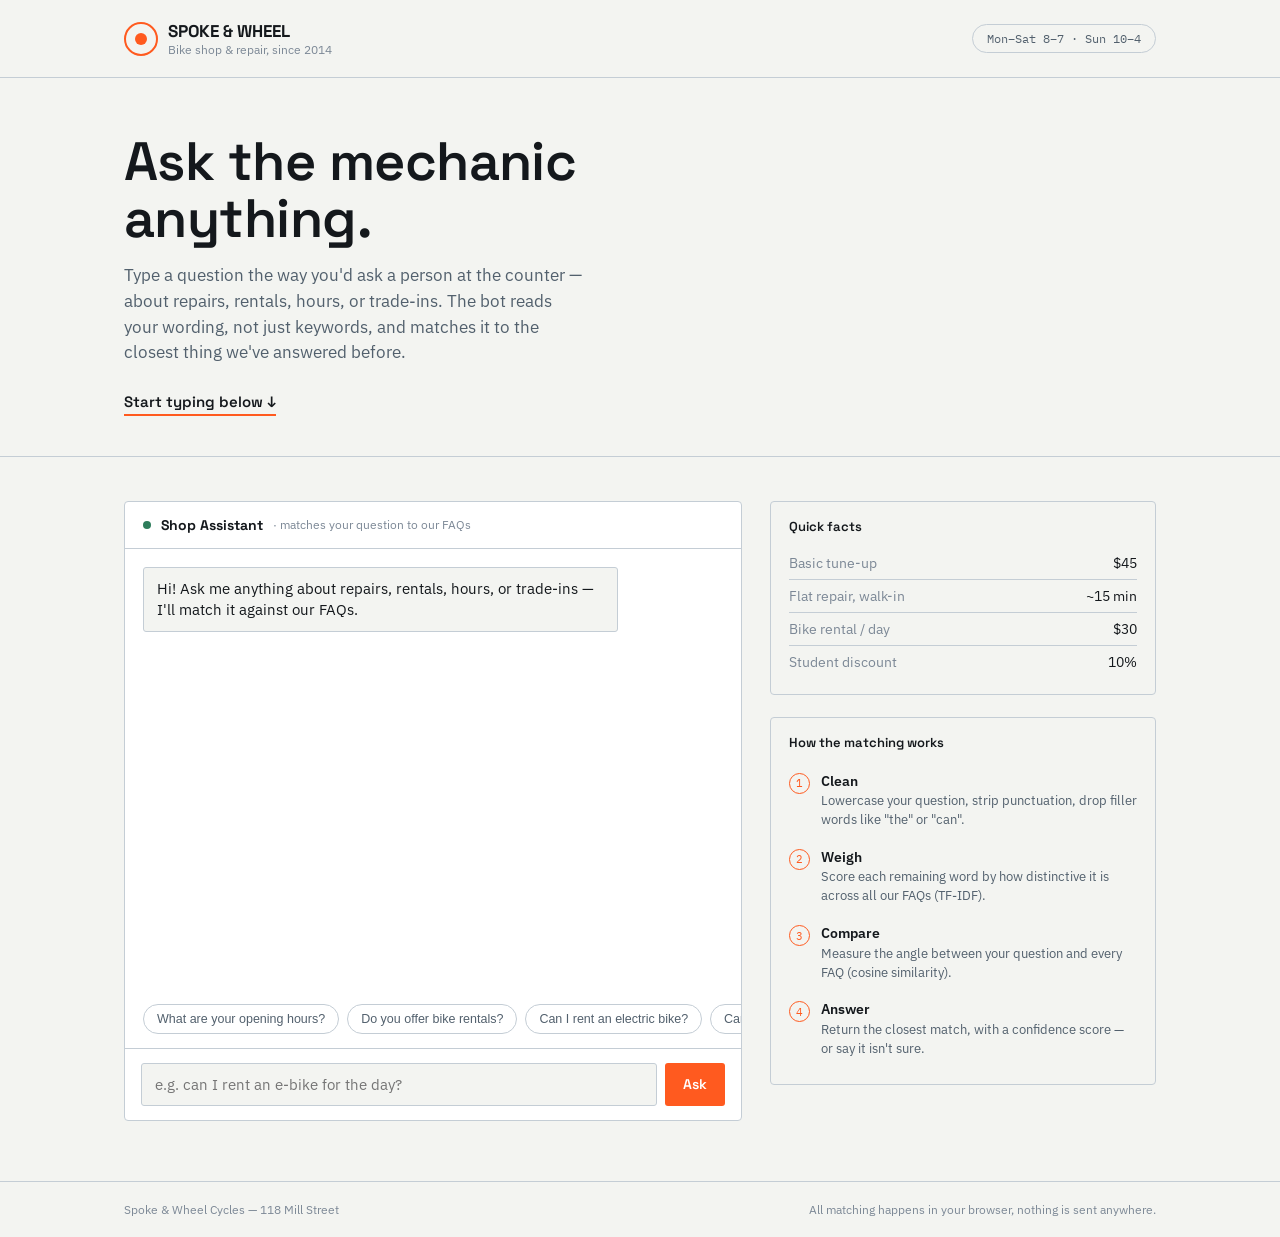
<file: faq-chatbot/index.html>
<!DOCTYPE html>
<html lang="en">
<head>
<meta charset="UTF-8">
<meta name="viewport" content="width=device-width, initial-scale=1, viewport-fit=cover">
<title>Spoke & Wheel — Ask the Mechanic</title>
<link rel="preconnect" href="https://fonts.googleapis.com">
<link rel="preconnect" href="https://fonts.gstatic.com" crossorigin>
<link href="https://fonts.googleapis.com/css2?family=Space+Grotesk:wght@400;500;600;700&family=IBM+Plex+Sans:wght@400;500;600&family=IBM+Plex+Mono:wght@500&display=swap" rel="stylesheet">
<link rel="stylesheet" href="style.css">
</head>
<body>

<header>
  <div class="wrap">
    <div class="brand">
      <div class="brand-mark"></div>
      <div>
        <div class="brand-name">SPOKE &amp; WHEEL</div>
        <div class="brand-sub">Bike shop &amp; repair, since 2014</div>
      </div>
    </div>
    <div class="hours-pill mono">Mon–Sat 8–7 · Sun 10–4</div>
  </div>
</header>

<section class="hero">
  <div class="wrap">
    <h1>Ask the mechanic anything.</h1>
    <p>Type a question the way you'd ask a person at the counter — about repairs, rentals, hours, or trade-ins. The bot reads your wording, not just keywords, and matches it to the closest thing we've answered before.</p>
    <button class="hero-cta" onclick="document.getElementById('q').focus()">Start typing below ↓</button>
  </div>
</section>

<main>
  <div class="wrap grid">
    <div class="chat-panel">
      <div class="chat-head">
        <div class="dot"></div>
        <strong>Shop Assistant</strong>
        <span>· matches your question to our FAQs</span>
      </div>
      <div class="messages" id="messages"></div>
      <div class="chips-row" id="chips"></div>
      <form class="composer" id="composer">
        <input id="q" type="text" placeholder="e.g. can I rent an e-bike for the day?" autocomplete="off">
        <button type="submit">Ask</button>
      </form>
    </div>

    <div class="side">
      <div class="card">
        <h3>Quick facts</h3>
        <div class="fact-row"><span>Basic tune-up</span><span>$45</span></div>
        <div class="fact-row"><span>Flat repair, walk-in</span><span>~15 min</span></div>
        <div class="fact-row"><span>Bike rental / day</span><span>$30</span></div>
        <div class="fact-row"><span>Student discount</span><span>10%</span></div>
      </div>
      <div class="card">
        <h3>How the matching works</h3>
        <div class="steps">
          <div class="step"><p><strong>Clean</strong>Lowercase your question, strip punctuation, drop filler words like "the" or "can".</p></div>
          <div class="step"><p><strong>Weigh</strong>Score each remaining word by how distinctive it is across all our FAQs (TF‑IDF).</p></div>
          <div class="step"><p><strong>Compare</strong>Measure the angle between your question and every FAQ (cosine similarity).</p></div>
          <div class="step"><p><strong>Answer</strong>Return the closest match, with a confidence score — or say it isn't sure.</p></div>
        </div>
      </div>
    </div>
  </div>
</main>

<footer>
  <div class="wrap">
    <span>Spoke &amp; Wheel Cycles — 118 Mill Street</span>
    <span>All matching happens in your browser, nothing is sent anywhere.</span>
  </div>
</footer>

<script src="script.js"></script>
</body>
</html>
</file>
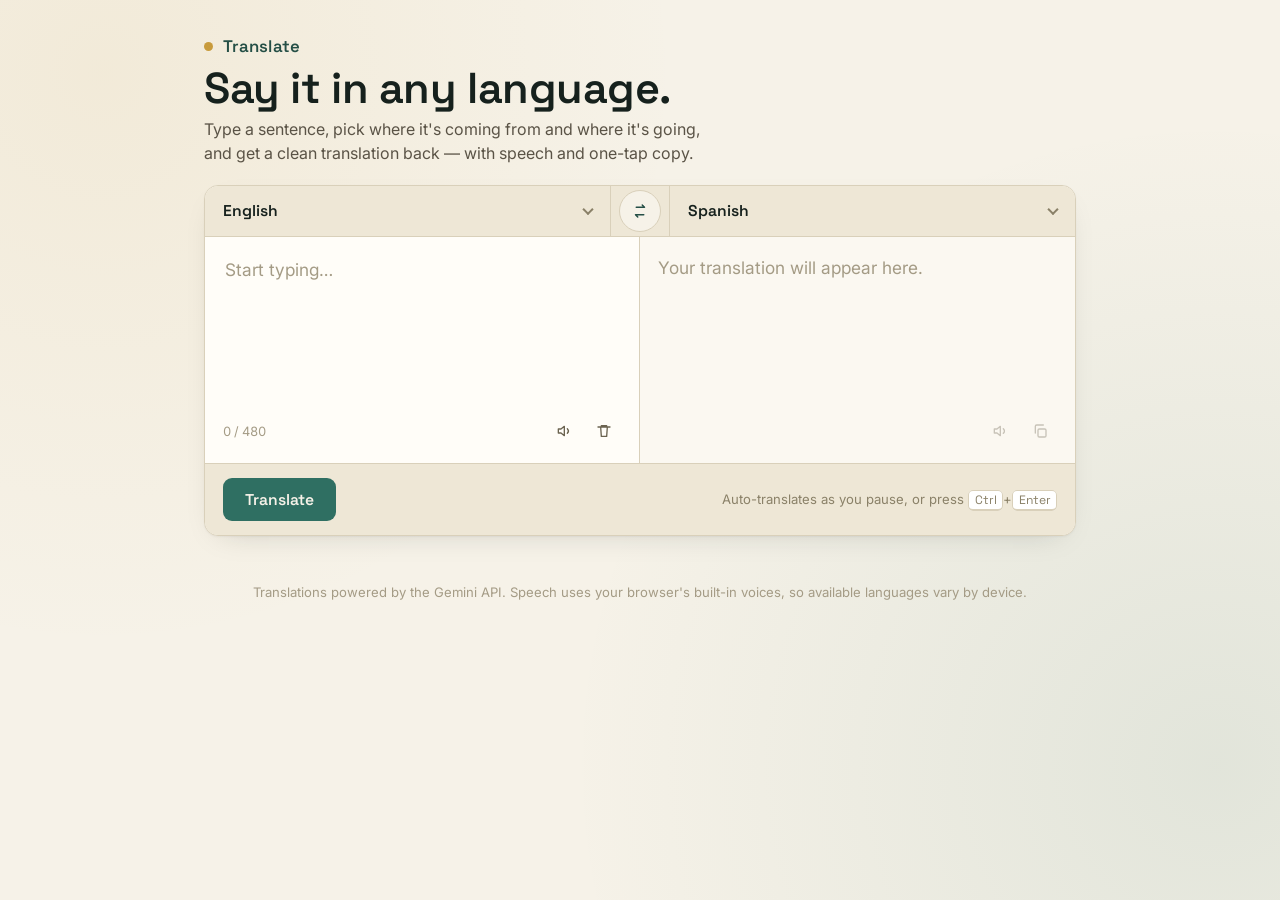
<file: Transtalor/index.html>
<!DOCTYPE html>
<html lang="en">
<head>
<meta charset="UTF-8">
<meta name="viewport" content="width=device-width, initial-scale=1, viewport-fit=cover">
<title>Translate — Language Translation Tool</title>
<link rel="preconnect" href="https://fonts.googleapis.com">
<link rel="preconnect" href="https://fonts.gstatic.com" crossorigin>
<link href="https://fonts.googleapis.com/css2?family=Space+Grotesk:wght@400;500;600;700&family=Inter:wght@400;500;600&display=swap" rel="stylesheet">
<link rel="stylesheet" href="style.css">
</head>
<body>

<header>
  <div class="brand"><span class="mark"></span>Translate</div>
  <h1>Say it in any language.</h1>
  <p>Type a sentence, pick where it's coming from and where it's going, and get a clean translation back — with speech and one-tap copy.</p>
</header>

<main>
  <div class="translator">
    <div class="lang-row">
      <div class="lang-select-wrap" id="srcWrap">
        <select class="lang" id="srcLang" aria-label="Source language"></select>
      </div>
      <button class="swap-btn" id="swapBtn" type="button" aria-label="Swap languages" title="Swap languages">
        <svg viewBox="0 0 24 24" fill="none" stroke="currentColor" stroke-width="2" stroke-linecap="round" stroke-linejoin="round"><path d="M7 7h11l-3-3M17 17H6l3 3"/></svg>
      </button>
      <div class="lang-select-wrap" id="tgtWrap">
        <select class="lang" id="tgtLang" aria-label="Target language"></select>
      </div>
    </div>

    <div class="panes">
      <div class="pane source">
        <textarea id="srcText" placeholder="Start typing…" maxlength="480" aria-label="Text to translate"></textarea>
        <div class="pane-footer">
          <span class="char-count" id="charCount">0 / 480</span>
          <div class="icon-btns">
            <button class="icon-btn" id="listenSrcBtn" type="button" aria-label="Listen to source text" title="Listen">
              <svg viewBox="0 0 24 24" fill="none" stroke="currentColor" stroke-width="2" stroke-linecap="round" stroke-linejoin="round"><path d="M11 5 6 9H2v6h4l5 4V5Z"/><path d="M15.5 8.5a5 5 0 0 1 0 7"/></svg>
            </button>
            <button class="icon-btn" id="clearBtn" type="button" aria-label="Clear text" title="Clear">
              <svg viewBox="0 0 24 24" fill="none" stroke="currentColor" stroke-width="2" stroke-linecap="round" stroke-linejoin="round"><path d="M3 6h18M8 6V4h8v2m-9 0 1 14h8l1-14"/></svg>
            </button>
          </div>
        </div>
      </div>

      <div class="pane target">
        <div class="output-text empty" id="outputText" aria-live="polite">Your translation will appear here.</div>
        <div class="pane-footer">
          <span class="copied-tag" id="copiedTag">Copied</span>
          <div class="icon-btns">
            <button class="icon-btn" id="listenTgtBtn" type="button" aria-label="Listen to translation" title="Listen" disabled>
              <svg viewBox="0 0 24 24" fill="none" stroke="currentColor" stroke-width="2" stroke-linecap="round" stroke-linejoin="round"><path d="M11 5 6 9H2v6h4l5 4V5Z"/><path d="M15.5 8.5a5 5 0 0 1 0 7"/></svg>
            </button>
            <button class="icon-btn" id="copyBtn" type="button" aria-label="Copy translation" title="Copy" disabled>
              <svg viewBox="0 0 24 24" fill="none" stroke="currentColor" stroke-width="2" stroke-linecap="round" stroke-linejoin="round"><rect x="9" y="9" width="12" height="12" rx="2"/><path d="M5 15V5a2 2 0 0 1 2-2h10"/></svg>
            </button>
          </div>
        </div>
      </div>
    </div>

    <div class="action-bar">
      <button class="translate-btn" id="translateBtn" type="button">
        <span class="spin"></span>
        <span class="btn-label">Translate</span>
      </button>
      <span class="hint">Auto-translates as you pause, or press <kbd>Ctrl</kbd>+<kbd>Enter</kbd></span>
    </div>
  </div>

  <div class="error-banner" id="errorBanner" role="alert"></div>
</main>

<footer>Translations powered by the Gemini API. Speech uses your browser's built-in voices, so available languages vary by device.</footer>

<script src="script.js"></script>
</body>
</html>
</file>
<file: faq-chatbot/style.css>
:root{
    --ink:#14181C; --paper:#F3F4F1; --steel:#52606D; --signal:#FF5A1F;
    --chain:#C4CDD5; --panel:#FFFFFF; --ok:#2E7D5B; --sub:#7C8896;
    box-sizing:border-box;
    padding-top:env(safe-area-inset-top,0px); padding-bottom:env(safe-area-inset-bottom,0px);
  }
  html{ scroll-padding-top:env(safe-area-inset-top,0px); }
  @media (prefers-color-scheme: dark){
    :root:not([data-theme="light"]){
      --ink:#F3F4F1; --paper:#14181C; --steel:#AEB8C2; --signal:#FF6B32;
      --chain:#2B333B; --panel:#1B2127; --ok:#4CAF87; --sub:#8E99A4;
    }
  }
  :root[data-theme="dark"]{
    --ink:#F3F4F1; --paper:#14181C; --steel:#AEB8C2; --signal:#FF6B32;
    --chain:#2B333B; --panel:#1B2127; --ok:#4CAF87; --sub:#8E99A4;
  }
  *{margin:0;padding:0;box-sizing:border-box;}
  body{
    background:var(--paper); color:var(--ink);
    font-family:'IBM Plex Sans',system-ui,sans-serif;
    -webkit-font-smoothing:antialiased;
    min-height:100%;
  }
  html,body{height:100%;}
  h1,h2,h3{font-family:'Space Grotesk',sans-serif; font-weight:600; letter-spacing:-0.01em;}
  .wrap{max-width:1080px; margin:0 auto; padding:0 24px;}
  .mono{font-family:'IBM Plex Mono',monospace;}

  header{
    padding:20px env(safe-area-inset-right,0px) 20px 0; border-bottom:1px solid var(--chain);
  }
  header .wrap{display:flex; align-items:center; justify-content:space-between; gap:12px;}
  .brand{display:flex; align-items:center; gap:10px;}
  .brand-mark{
    width:34px;height:34px;border-radius:50%;
    border:2.5px solid var(--signal); position:relative; flex:none;
  }
  .brand-mark::after{
    content:""; position:absolute; inset:9px; border-radius:50%; background:var(--signal);
  }
  .brand-name{font-family:'Space Grotesk',sans-serif; font-weight:700; font-size:17px;}
  .brand-sub{font-size:12px; color:var(--sub);}
  .hours-pill{
    font-size:12px; color:var(--steel); border:1px solid var(--chain); border-radius:100px;
    padding:6px 14px; white-space:nowrap;
  }

  .hero{padding:56px 0 40px; border-bottom:1px solid var(--chain);}
  .hero h1{font-size:clamp(32px,5.4vw,54px); line-height:1.05; max-width:14ch;}
  .hero p{margin-top:16px; max-width:46ch; color:var(--steel); font-size:16.5px; line-height:1.55;}
  .hero-cta{
    margin-top:26px; display:inline-flex; align-items:center; gap:10px;
    font-family:'Space Grotesk',sans-serif; font-weight:600; font-size:15px;
    color:var(--ink); text-decoration:none; cursor:pointer; background:none; border:none;
    padding:0; border-bottom:2px solid var(--signal); padding-bottom:3px;
  }

  main{padding:44px 0 60px;}
  .grid{display:grid; grid-template-columns:1.6fr 1fr; gap:28px; align-items:start;}
  @media (max-width:820px){ .grid{grid-template-columns:1fr;} }

  /* chat panel */
  .chat-panel{
    background:var(--panel); border:1px solid var(--chain); border-radius:4px; overflow:hidden;
    display:flex; flex-direction:column; height:min(620px,72vh);
  }
  .chat-head{
    padding:14px 18px; border-bottom:1px solid var(--chain);
    display:flex; align-items:center; gap:10px;
  }
  .dot{width:8px;height:8px;border-radius:50%;background:var(--ok);}
  .chat-head strong{font-family:'Space Grotesk',sans-serif; font-size:14px;}
  .chat-head span{font-size:12px; color:var(--sub);}
  .messages{
    flex:1; overflow-y:auto; padding:18px; display:flex; flex-direction:column; gap:12px;
  }
  .msg{max-width:82%; font-size:14.5px; line-height:1.5; padding:10px 13px; border-radius:3px; animation:rise .22s ease;}
  @keyframes rise{ from{opacity:0; transform:translateY(6px);} to{opacity:1; transform:translateY(0);} }
  .msg.bot{ align-self:flex-start; background:var(--paper); border:1px solid var(--chain); }
  .msg.user{ align-self:flex-end; background:var(--ink); color:var(--paper); }
  .msg .conf{
    display:block; margin-top:7px; font-size:10.5px; color:var(--sub); font-family:'IBM Plex Mono',monospace;
  }
  .typing{align-self:flex-start; display:flex; gap:4px; padding:12px 13px;}
  .typing span{width:6px;height:6px;border-radius:50%;background:var(--sub); animation:blink 1.1s infinite ease-in-out;}
  .typing span:nth-child(2){animation-delay:.15s;} .typing span:nth-child(3){animation-delay:.3s;}
  @keyframes blink{ 0%,80%,100%{opacity:.25;} 40%{opacity:1;} }

  .chips-row{
    display:flex; gap:8px; overflow-x:auto; padding:0 18px 14px;
    -webkit-overflow-scrolling:touch; cursor:grab; scroll-behavior:smooth;
  }
  .chips-row.dragging{cursor:grabbing; scroll-behavior:auto;}
  .chips-row::-webkit-scrollbar{height:5px;}
  .chips-row::-webkit-scrollbar-thumb{background:var(--chain); border-radius:100px;}
  .chips-row::-webkit-scrollbar-track{background:transparent;}
  .chip{
    flex:none; font-size:12.5px; border:1px solid var(--chain); border-radius:100px;
    padding:7px 13px; background:transparent; color:var(--steel); cursor:pointer; white-space:nowrap;
  }
  .chip:hover{border-color:var(--signal); color:var(--signal);}

  .composer{
    display:flex; gap:8px; padding:14px 16px; border-top:1px solid var(--chain);
  }
  .composer input{
    flex:1; font:inherit; font-size:14.5px; border:1px solid var(--chain); border-radius:3px;
    padding:11px 13px; background:var(--paper); color:var(--ink);
  }
  .composer input:focus{outline:2px solid var(--signal); outline-offset:1px;}
  .composer button{
    font-family:'Space Grotesk',sans-serif; font-weight:600; font-size:14px;
    background:var(--signal); color:#fff; border:none; border-radius:3px; padding:0 18px; cursor:pointer;
  }
  .composer button:disabled{opacity:.5; cursor:default;}

  /* sidebar */
  .side > * + *{margin-top:22px;}
  .card{border:1px solid var(--chain); border-radius:4px; padding:16px 18px;}
  .card h3{font-size:13px; text-transform:none; letter-spacing:0; margin-bottom:12px;}
  .fact-row{display:flex; justify-content:space-between; gap:10px; font-size:13.5px; padding:7px 0; border-bottom:1px solid var(--chain);}
  .fact-row:last-child{border-bottom:none;}
  .fact-row span:first-child{color:var(--sub);}

  .steps{counter-reset:step;}
  .step{display:flex; gap:11px; padding:9px 0; align-items:flex-start;}
  .step::before{
    counter-increment:step; content:counter(step);
    font-family:'IBM Plex Mono',monospace; font-size:11px; color:var(--signal);
    border:1px solid var(--signal); border-radius:50%; width:19px; height:19px; flex:none;
    display:flex; align-items:center; justify-content:center; margin-top:1px;
  }
  .step p{font-size:13px; line-height:1.45; color:var(--steel);}
  .step strong{color:var(--ink); font-weight:600; display:block; font-size:13.5px; margin-bottom:1px;}

  footer{border-top:1px solid var(--chain); padding:20px 0 calc(20px + env(safe-area-inset-bottom,0px));}
  footer .wrap{display:flex; justify-content:space-between; font-size:12px; color:var(--sub); flex-wrap:wrap; gap:8px;}

  @media (prefers-reduced-motion: reduce){
    .msg{animation:none;} .typing span{animation:none;}
  }
</file>
<file: Transtalor/style.css>
:root{
    --ink:#16211d;
    --paper:#f6f2e8;
    --paper-2:#eee7d6;
    --gold:#c89b3c;
    --teal:#2f6f62;
    --teal-dim:#254f46;
    --line:#d9d0ba;
    --danger:#a4432f;
    --radius:14px;
    --shadow: 0 1px 0 rgba(22,33,29,.06);
    box-sizing:border-box;
  }
  *,*::before,*::after{box-sizing:inherit;}
  html,body{height:100%;}
  body{
    margin:0;
    background:var(--paper);
    color:var(--ink);
    font-family:'Inter',system-ui,-apple-system,sans-serif;
    -webkit-font-smoothing:antialiased;
    padding-top:env(safe-area-inset-top,0px);
    padding-bottom:env(safe-area-inset-bottom,0px);
    background-image:
      radial-gradient(circle at 8% 8%, rgba(200,155,60,.09), transparent 40%),
      radial-gradient(circle at 95% 85%, rgba(47,111,98,.10), transparent 45%);
    background-attachment:fixed;
  }
  h1,h2,.brand{font-family:'Space Grotesk',sans-serif;}

  /* header */
  header{
    padding:2.2rem 1.5rem 1.2rem;
    max-width:920px;
    margin:0 auto;
  }
  .brand{
    display:flex;
    align-items:baseline;
    gap:.6rem;
    font-size:1.05rem;
    letter-spacing:.01em;
    color:var(--teal-dim);
    font-weight:600;
  }
  .brand .mark{
    width:9px;height:9px;border-radius:50%;
    background:var(--gold);
    display:inline-block;
    transform:translateY(-1px);
  }
  h1{
    font-size:clamp(1.9rem, 4.4vw, 2.7rem);
    line-height:1.08;
    font-weight:600;
    margin:.5rem 0 .35rem;
    letter-spacing:-.01em;
  }
  header p{
    margin:0;
    color:#5a5346;
    font-size:1rem;
    max-width:52ch;
    line-height:1.5;
  }

  main{
    max-width:920px;
    margin:0 auto;
    padding:0 1.5rem 3rem;
  }

  /* translator card */
  .translator{
    background:#fffdf8;
    border:1px solid var(--line);
    border-radius:var(--radius);
    box-shadow:0 1px 2px rgba(22,33,29,.04), 0 10px 30px -18px rgba(22,33,29,.25);
    overflow:hidden;
  }

  .lang-row{
    display:grid;
    grid-template-columns:1fr auto 1fr;
    align-items:center;
    border-bottom:1px solid var(--line);
    background:var(--paper-2);
  }
  .lang-select-wrap{position:relative;}
  select.lang{
    appearance:none;
    -webkit-appearance:none;
    width:100%;
    border:none;
    background:transparent;
    font-family:'Space Grotesk',sans-serif;
    font-weight:600;
    font-size:.98rem;
    color:var(--ink);
    padding:.95rem 2.1rem .95rem 1.1rem;
    cursor:pointer;
  }
  select.lang:focus-visible{outline:2px solid var(--teal); outline-offset:-2px;}
  .lang-select-wrap::after{
    content:"";
    position:absolute;
    right:1.1rem; top:50%;
    width:8px;height:8px;
    border-right:2px solid #8a8168;
    border-bottom:2px solid #8a8168;
    transform:translateY(-70%) rotate(45deg);
    pointer-events:none;
  }
  #srcWrap{border-right:1px solid var(--line);}
  #tgtWrap{border-left:1px solid var(--line);}

  .swap-btn{
    width:42px;height:42px;
    border-radius:50%;
    border:1px solid var(--line);
    background:var(--paper);
    color:var(--teal-dim);
    display:flex;align-items:center;justify-content:center;
    cursor:pointer;
    transition:transform .18s ease, background .18s ease, border-color .18s ease;
    margin:0 .5rem;
    flex-shrink:0;
  }
  .swap-btn:hover{background:#fff; border-color:var(--teal);}
  .swap-btn:active{transform:rotate(180deg) scale(.94);}
  .swap-btn:focus-visible{outline:2px solid var(--teal); outline-offset:2px;}
  .swap-btn svg{width:18px;height:18px;}

  .panes{
    display:grid;
    grid-template-columns:1fr 1fr;
  }
  .pane{
    position:relative;
    padding:1.1rem 1.1rem 3rem;
    min-height:220px;
    display:flex;
    flex-direction:column;
  }
  .pane.source{border-right:1px solid var(--line);}
  .pane.target{background:#fbf8f1;}

  textarea{
    flex:1;
    width:100%;
    border:none;
    resize:none;
    background:transparent;
    font-family:'Inter',sans-serif;
    font-size:1.08rem;
    line-height:1.55;
    color:var(--ink);
    min-height:160px;
  }
  textarea:focus-visible{outline:none;}
  textarea::placeholder{color:#a49b85;}

  .output-text{
    flex:1;
    font-size:1.08rem;
    line-height:1.55;
    white-space:pre-wrap;
    word-wrap:break-word;
    color:var(--ink);
    min-height:160px;
  }
  .output-text.empty{color:#a49b85;}
  .output-text .skeleton{
    display:inline-block; width:100%;
  }
  .output-text .skeleton span{
    display:block;
    height:.9rem;
    border-radius:5px;
    background:linear-gradient(90deg, #ece5d2 25%, #f3ecdb 37%, #ece5d2 63%);
    background-size:400% 100%;
    animation:shimmer 1.3s ease infinite;
    margin-bottom:.6rem;
  }
  @keyframes shimmer{0%{background-position:100% 0;}100%{background-position:0 0;}}
  .output-text .skeleton span:nth-child(1){width:92%;}
  .output-text .skeleton span:nth-child(2){width:78%;}
  .output-text .skeleton span:nth-child(3){width:55%;}

  .pane-footer{
    position:absolute;
    left:1.1rem; right:1.1rem; bottom:.9rem;
    display:flex;
    align-items:center;
    justify-content:space-between;
    gap:.5rem;
  }
  .char-count{font-size:.8rem; color:#a49b85; font-variant-numeric:tabular-nums;}
  .char-count.warn{color:var(--danger);}
  .icon-btns{display:flex; gap:.35rem;}
  .icon-btn{
    width:34px;height:34px;
    border-radius:9px;
    border:1px solid transparent;
    background:transparent;
    color:#6b6350;
    display:flex;align-items:center;justify-content:center;
    cursor:pointer;
    transition:background .15s ease, color .15s ease, border-color .15s ease;
  }
  .icon-btn:hover{background:var(--paper-2); color:var(--ink); border-color:var(--line);}
  .icon-btn:focus-visible{outline:2px solid var(--teal); outline-offset:1px;}
  .icon-btn.active{color:var(--teal); background:#e7f0ec;}
  .icon-btn svg{width:16px;height:16px;}
  .icon-btn[disabled]{opacity:.35; cursor:default; pointer-events:none;}

  .copied-tag{
    font-size:.78rem;
    color:var(--teal);
    font-weight:600;
    opacity:0;
    transition:opacity .2s ease;
  }
  .copied-tag.show{opacity:1;}

  .action-bar{
    display:flex;
    align-items:center;
    justify-content:space-between;
    gap:1rem;
    padding:.9rem 1.1rem;
    border-top:1px solid var(--line);
    background:var(--paper-2);
    flex-wrap:wrap;
  }
  .translate-btn{
    font-family:'Space Grotesk',sans-serif;
    font-weight:600;
    font-size:.98rem;
    background:var(--teal);
    color:#f6f2e8;
    border:none;
    border-radius:9px;
    padding:.72rem 1.4rem;
    cursor:pointer;
    display:inline-flex;
    align-items:center;
    gap:.5rem;
    transition:background .15s ease, transform .1s ease;
  }
  .translate-btn:hover{background:var(--teal-dim);}
  .translate-btn:active{transform:scale(.98);}
  .translate-btn:focus-visible{outline:2px solid var(--gold); outline-offset:2px;}
  .translate-btn[disabled]{opacity:.55; cursor:default;}
  .translate-btn .spin{
    width:14px;height:14px;
    border-radius:50%;
    border:2px solid rgba(246,242,232,.4);
    border-top-color:#f6f2e8;
    animation:spin .7s linear infinite;
    display:none;
  }
  .translate-btn.loading .spin{display:inline-block;}
  .translate-btn.loading .btn-label{display:none;}
  @keyframes spin{to{transform:rotate(360deg);}}

  .hint{
    font-size:.82rem;
    color:#8a8168;
  }
  .hint kbd{
    font-family:'Space Grotesk',sans-serif;
    background:#fff;
    border:1px solid var(--line);
    border-bottom-width:2px;
    border-radius:5px;
    padding:.05rem .35rem;
    font-size:.76rem;
  }

  .error-banner{
    display:none;
    margin:1rem 0 0;
    padding:.85rem 1rem;
    border-radius:10px;
    background:#fbeae5;
    border:1px solid #eec4b8;
    color:var(--danger);
    font-size:.92rem;
    line-height:1.4;
  }
  .error-banner.show{display:block;}

  footer{
    max-width:920px;
    margin:0 auto;
    padding:0 1.5rem 3rem;
    color:#a49b85;
    font-size:.82rem;
    text-align:center;
  }

  /* mobile */
  @media (max-width: 680px){
    .panes{grid-template-columns:1fr;}
    .pane.source{border-right:none; border-bottom:1px solid var(--line);}
    .lang-row{grid-template-columns:1fr auto 1fr;}
    #srcWrap{border-right:1px solid var(--line);}
    #tgtWrap{border-left:1px solid var(--line);}
    header{padding:1.6rem 1.1rem 1rem;}
    main{padding:0 1.1rem 2.4rem;}
    .action-bar{flex-direction:column; align-items:stretch;}
    .translate-btn{justify-content:center;}
  }

  @media (prefers-reduced-motion: reduce){
    *{animation-duration:0.001ms !important; transition-duration:0.001ms !important;}
  }
</file>
